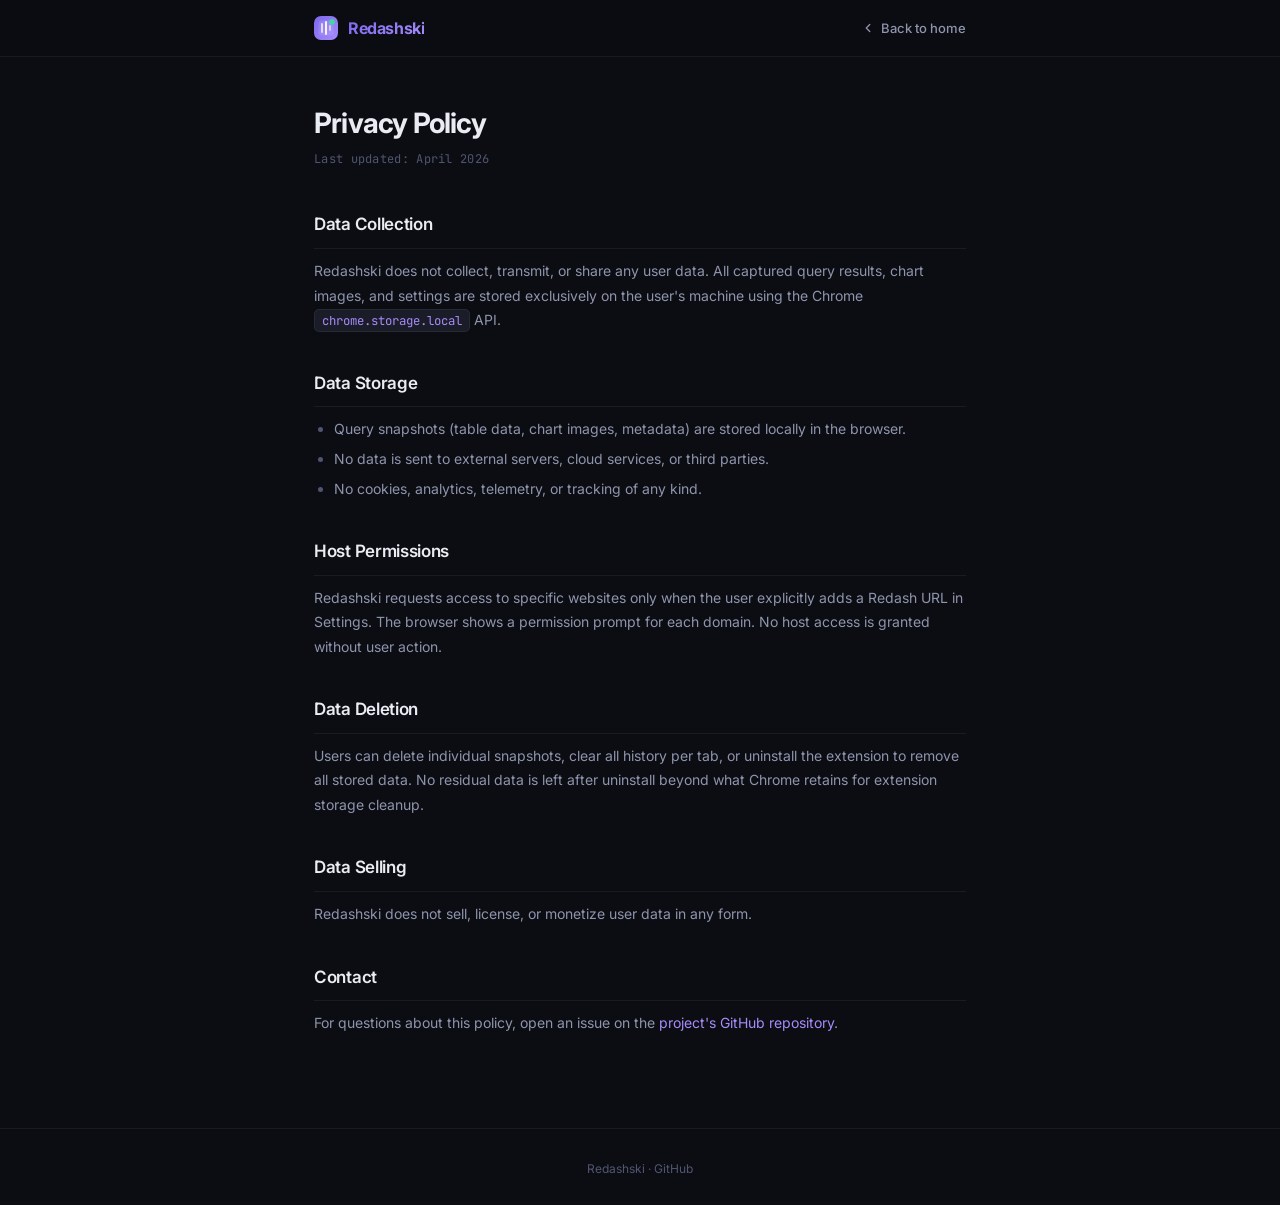
<file: privacy.html>
<!DOCTYPE html>
<html lang="en">
<head>
  <meta charset="UTF-8">
  <meta name="viewport" content="width=device-width, initial-scale=1.0">
  <title>Redashski Privacy Policy</title>
  <meta name="description" content="Redashski privacy policy. No data collection, no telemetry, no tracking. All data stays in your browser.">
  <meta property="og:title" content="Redashski — Privacy Policy">
  <meta property="og:description" content="No data collection, no telemetry, no tracking. All data stays in your browser.">
  <meta property="og:type" content="website">
  <meta property="og:url" content="https://zautner.github.io/redashski/privacy.html">
  <meta property="og:image" content="https://zautner.github.io/redashski/assets/og-image.png">
  <meta name="twitter:card" content="summary_large_image">
  <meta name="twitter:title" content="Redashski — Privacy Policy">
  <meta name="twitter:description" content="No data collection, no telemetry, no tracking. All data stays in your browser.">
  <meta name="twitter:image" content="https://zautner.github.io/redashski/assets/og-image.png">
  <link rel="preconnect" href="https://fonts.googleapis.com">
  <link rel="preconnect" href="https://fonts.gstatic.com" crossorigin>
  <link href="https://fonts.googleapis.com/css2?family=Inter:wght@400;500;600;700&family=JetBrains+Mono:wght@400;500&display=swap" rel="stylesheet">
  <style>
    *, *::before, *::after { margin: 0; padding: 0; box-sizing: border-box; }

    :root {
      --bg-base:       #0c0d12;
      --bg-surface:    #13151c;
      --bg-elevated:   #1a1d27;
      --text-primary:  #eaecf3;
      --text-secondary:#8e94ad;
      --text-muted:    #505672;
      --accent-from:   #7b68ee;
      --accent-to:     #a78bfa;
      --accent-subtle: rgba(123,104,238,0.12);
      --border-color:  rgba(255,255,255,0.06);
      --font:          'Inter', -apple-system, BlinkMacSystemFont, 'Segoe UI', system-ui, sans-serif;
      --font-mono:     'JetBrains Mono', 'SF Mono', 'Fira Code', monospace;
    }

    html { scroll-behavior: smooth; }

    body {
      font-family: var(--font);
      background: var(--bg-base);
      color: var(--text-primary);
      line-height: 1.75;
      -webkit-font-smoothing: antialiased;
    }

    a { color: var(--accent-to); text-decoration: none; transition: color 0.18s; }
    a:hover { color: #c4b5fd; }

    code {
      font-family: var(--font-mono);
      font-size: 0.88em;
      background: var(--bg-elevated);
      padding: 2px 7px;
      border-radius: 5px;
      border: 1px solid var(--border-color);
      color: var(--accent-to);
    }

    /* ── Header ────────────────────────────────────────────────── */
    .site-header {
      position: sticky;
      top: 0;
      z-index: 50;
      background: rgba(12,13,18,0.8);
      backdrop-filter: blur(16px);
      -webkit-backdrop-filter: blur(16px);
      border-bottom: 1px solid var(--border-color);
    }
    .site-header .container {
      max-width: 700px;
      margin: 0 auto;
      padding: 0 24px;
      display: flex;
      align-items: center;
      justify-content: space-between;
      height: 56px;
    }
    .site-logo {
      display: flex;
      align-items: center;
      gap: 10px;
      text-decoration: none;
    }
    .site-logo span {
      font-weight: 700;
      font-size: 16px;
      letter-spacing: -0.4px;
      background: linear-gradient(135deg, var(--accent-from), var(--accent-to));
      -webkit-background-clip: text;
      -webkit-text-fill-color: transparent;
      background-clip: text;
    }
    .back-link {
      font-size: 13px;
      font-weight: 500;
      color: var(--text-secondary);
      display: flex;
      align-items: center;
      gap: 6px;
    }
    .back-link:hover { color: var(--text-primary); }

    /* ── Content ────────────────────────────────────────────────── */
    .content {
      max-width: 700px;
      margin: 0 auto;
      padding: 48px 24px 80px;
    }

    .content h1 {
      font-size: 28px;
      font-weight: 700;
      letter-spacing: -0.8px;
      margin-bottom: 8px;
      line-height: 1.3;
    }

    .updated {
      color: var(--text-muted);
      font-size: 12px;
      font-family: var(--font-mono);
      margin-bottom: 40px;
      display: block;
      letter-spacing: 0.3px;
    }

    .content h2 {
      font-size: 17px;
      font-weight: 600;
      letter-spacing: -0.3px;
      margin-top: 36px;
      margin-bottom: 10px;
      padding-bottom: 8px;
      border-bottom: 1px solid var(--border-color);
      color: var(--text-primary);
    }

    .content p {
      font-size: 14px;
      color: var(--text-secondary);
      margin-bottom: 12px;
    }

    .content ul {
      padding-left: 20px;
      margin-bottom: 12px;
    }

    .content li {
      font-size: 14px;
      color: var(--text-secondary);
      margin-bottom: 6px;
      line-height: 1.7;
    }

    .content li::marker {
      color: var(--text-muted);
    }

    /* ── Footer ────────────────────────────────────────────────── */
    .site-footer {
      border-top: 1px solid var(--border-color);
      padding: 24px 0;
      text-align: center;
    }
    .site-footer .container {
      max-width: 700px;
      margin: 0 auto;
      padding: 0 24px;
    }
    .site-footer span {
      font-size: 12px;
      color: var(--text-muted);
    }
    .site-footer a {
      color: var(--text-muted);
      font-size: 12px;
    }
    .site-footer a:hover { color: var(--text-secondary); }
  </style>
</head>
<body>

<header class="site-header">
  <div class="container">
    <a href="index.html" class="site-logo">
      <svg width="24" height="24" viewBox="0 0 24 24" fill="none">
        <rect width="24" height="24" rx="7" fill="url(#plg)"/>
        <rect x="4.5" y="4.5" width="15" height="15" rx="3" fill="white" opacity="0.1"/>
        <rect x="7" y="7" width="2" height="10" rx="1" fill="white" opacity="0.7"/>
        <rect x="11" y="5" width="2" height="14" rx="1" fill="white" opacity="0.9"/>
        <rect x="15" y="9" width="2" height="6" rx="1" fill="white" opacity="0.55"/>
        <circle cx="18" cy="6" r="2.8" fill="#3ddba0"/>
        <defs><linearGradient id="plg" x1="0" y1="0" x2="24" y2="24" gradientUnits="userSpaceOnUse"><stop stop-color="#7b68ee"/><stop offset="1" stop-color="#a78bfa"/></linearGradient></defs>
      </svg>
      <span>Redashski</span>
    </a>
    <a href="index.html" class="back-link">
      <svg width="14" height="14" viewBox="0 0 16 16" fill="none"><path d="M10 4L6 8l4 4" stroke="currentColor" stroke-width="1.5" stroke-linecap="round" stroke-linejoin="round"/></svg>
      Back to home
    </a>
  </div>
</header>

<main class="content">
  <h1>Privacy Policy</h1>
  <span class="updated">Last updated: April 2026</span>

  <h2>Data Collection</h2>
  <p>Redashski does not collect, transmit, or share any user data. All captured query results, chart images, and settings are stored exclusively on the user's machine using the Chrome <code>chrome.storage.local</code> API.</p>

  <h2>Data Storage</h2>
  <ul>
    <li>Query snapshots (table data, chart images, metadata) are stored locally in the browser.</li>
    <li>No data is sent to external servers, cloud services, or third parties.</li>
    <li>No cookies, analytics, telemetry, or tracking of any kind.</li>
  </ul>

  <h2>Host Permissions</h2>
  <p>Redashski requests access to specific websites only when the user explicitly adds a Redash URL in Settings. The browser shows a permission prompt for each domain. No host access is granted without user action.</p>

  <h2>Data Deletion</h2>
  <p>Users can delete individual snapshots, clear all history per tab, or uninstall the extension to remove all stored data. No residual data is left after uninstall beyond what Chrome retains for extension storage cleanup.</p>

  <h2>Data Selling</h2>
  <p>Redashski does not sell, license, or monetize user data in any form.</p>

  <h2>Contact</h2>
  <p>For questions about this policy, open an issue on the <a href="https://github.com/zautner/redashski">project's GitHub repository</a>.</p>
</main>

<footer class="site-footer">
  <div class="container">
    <span>Redashski &middot; <a href="https://github.com/zautner/redashski">GitHub</a></span>
  </div>
</footer>

</body>
</html>
</file>
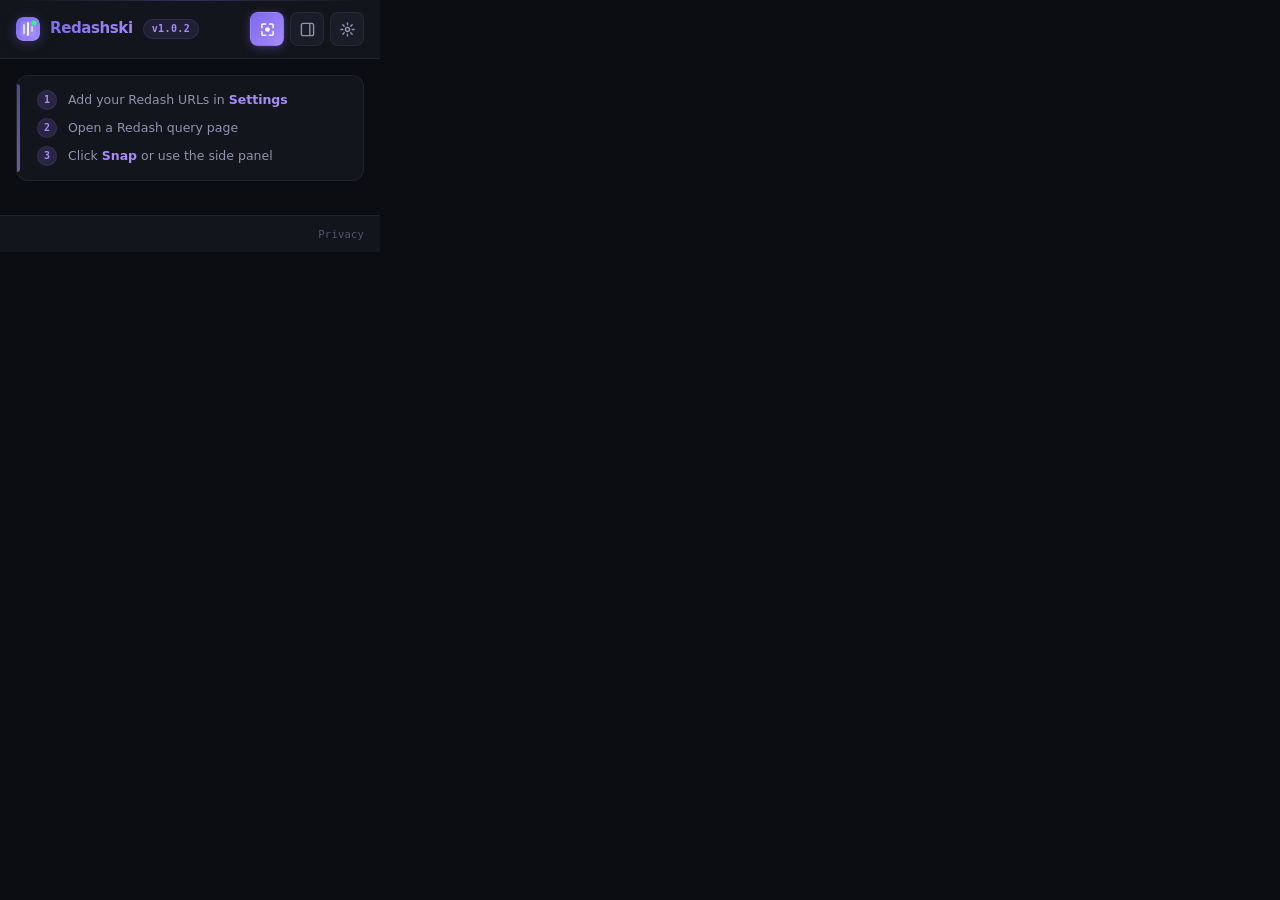
<file: ui/popup/popup.html>
<!DOCTYPE html>
<html lang="en">
<head>
  <meta charset="UTF-8">
  <meta name="viewport" content="width=device-width, initial-scale=1.0">
  <title data-i18n="popupTitle">Redashski</title>
  <link rel="stylesheet" href="popup.css">
</head>
<body>
  <div class="popup-container">
    <header class="popup-header">
      <div class="header-left">
        <svg class="logo-mark" width="24" height="24" viewBox="0 0 24 24" fill="none" xmlns="http://www.w3.org/2000/svg">
          <rect width="24" height="24" rx="7" fill="url(#logoGrad)"/>
          <rect x="4.5" y="4.5" width="15" height="15" rx="3" fill="white" opacity="0.1"/>
          <rect x="7" y="7" width="2" height="10" rx="1" fill="white" opacity="0.7"/>
          <rect x="11" y="5" width="2" height="14" rx="1" fill="white" opacity="0.9"/>
          <rect x="15" y="9" width="2" height="6" rx="1" fill="white" opacity="0.55"/>
          <circle cx="18" cy="6" r="2.8" fill="#3ddba0"/>
          <circle cx="18" cy="6" r="2.8" fill="url(#dotGlow)" opacity="0.5"/>
          <defs>
            <linearGradient id="logoGrad" x1="0" y1="0" x2="24" y2="24" gradientUnits="userSpaceOnUse">
              <stop stop-color="#7b68ee"/>
              <stop offset="1" stop-color="#a78bfa"/>
            </linearGradient>
            <radialGradient id="dotGlow" cx="50%" cy="50%" r="50%">
              <stop stop-color="#7dffcc"/>
              <stop offset="1" stop-color="#3ddba0" stop-opacity="0"/>
            </radialGradient>
          </defs>
        </svg>
        <h1 data-i18n="popupTitle">Redashski</h1>
        <span id="versionBadge" class="version-badge">v1.0.2</span>
      </div>
      <div class="header-actions">
        <button id="snapNow" class="icon-button snap-btn" title="Snap current results">
          <svg width="15" height="15" viewBox="0 0 16 16" fill="none" xmlns="http://www.w3.org/2000/svg">
            <path d="M6 2H3a1 1 0 00-1 1v3M10 2h3a1 1 0 011 1v3M6 14H3a1 1 0 01-1-1v-3M10 14h3a1 1 0 001-1v-3" stroke="currentColor" stroke-width="1.6" stroke-linecap="round"/>
            <circle cx="8" cy="8" r="2.5" fill="currentColor"/>
          </svg>
        </button>
        <button id="openSidePanel" class="icon-button" title="Open Side Panel">
          <svg width="15" height="15" viewBox="0 0 16 16" fill="none" xmlns="http://www.w3.org/2000/svg">
            <rect x="1.5" y="1.5" width="13" height="13" rx="2" stroke="currentColor" stroke-width="1.5"/>
            <line x1="10.5" y1="1.5" x2="10.5" y2="14.5" stroke="currentColor" stroke-width="1.5"/>
          </svg>
        </button>
        <button id="openSettings" class="icon-button" title="Settings">
          <svg width="15" height="15" viewBox="0 0 16 16" fill="none" xmlns="http://www.w3.org/2000/svg">
            <circle cx="8" cy="8" r="2.2" stroke="currentColor" stroke-width="1.5"/>
            <path d="M8 1v2M8 13v2M1 8h2M13 8h2M3.05 3.05l1.42 1.42M11.53 11.53l1.42 1.42M3.05 12.95l1.42-1.42M11.53 4.47l1.42-1.42" stroke="currentColor" stroke-width="1.5" stroke-linecap="round"/>
          </svg>
        </button>
      </div>
    </header>

    <main id="quickstartView" class="popup-main">
      <section class="popup-quickstart">
        <div class="quickstart-item">
          <span class="quickstart-num">1</span>
          <span>Add your Redash URLs in <strong>Settings</strong></span>
        </div>
        <div class="quickstart-item">
          <span class="quickstart-num">2</span>
          <span>Open a Redash query page</span>
        </div>
        <div class="quickstart-item">
          <span class="quickstart-num">3</span>
          <span>Click <strong>Snap</strong> or use the side panel</span>
        </div>
      </section>
    </main>

    <main id="settingsView" class="popup-main hidden">
      <section class="settings-section">
        <div class="form-group">
          <label for="permittedUrls" data-i18n="permittedUrls">Permitted Redash URLs</label>
          <p class="help-text" data-i18n="permittedUrlsHelp">One URL prefix per line (e.g., https://redash.example.com/)</p>
          <textarea id="permittedUrls" rows="4" placeholder="https://redash.example.com/"></textarea>
        </div>
        <div class="form-group">
          <label for="queueSize" data-i18n="queueSize">Queue Size Per Tab</label>
          <p class="help-text" data-i18n="queueSizeHelp">How many results to keep per open tab (1-100)</p>
          <input id="queueSize" type="number" min="1" max="100" step="1" value="10">
        </div>
        <div class="form-actions">
          <button id="saveSettings" class="primary-button" data-i18n="save">Save</button>
        </div>
      </section>
    </main>

    <footer class="popup-footer">
      <span id="statusText" class="status-text"></span>
      <div class="footer-links">
        <a id="privacyLink" class="footer-link" href="#" title="Privacy Policy">Privacy</a>
      </div>
    </footer>
  </div>

  <script src="popup.js" type="module"></script>
</body>
</html>
</file>
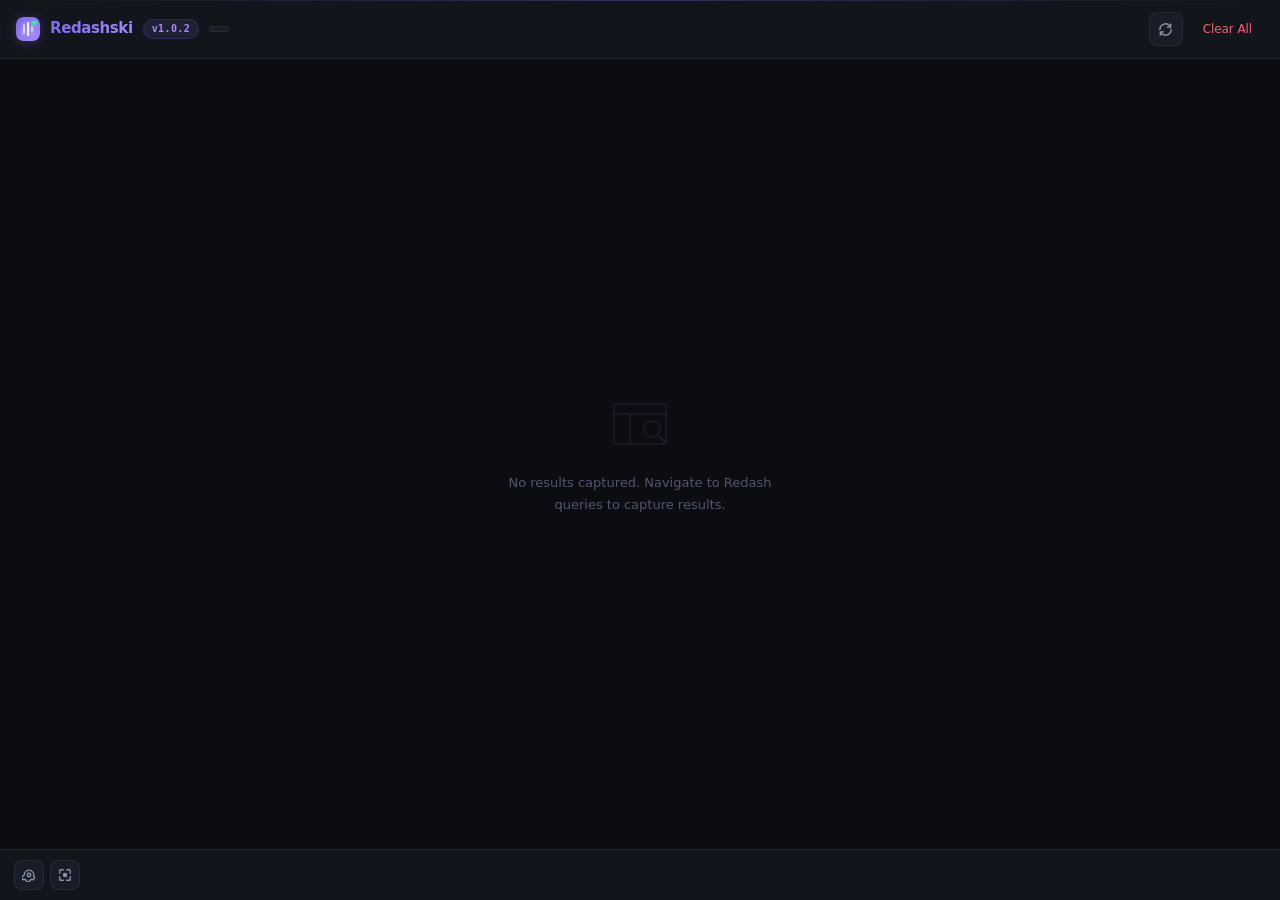
<file: ui/sidepanel/sidepanel.html>
<!DOCTYPE html>
<html lang="en">
<head>
  <meta charset="UTF-8">
  <meta name="viewport" content="width=device-width, initial-scale=1.0">
  <title data-i18n="sidePanelTitle">Redashski - Result History</title>
  <link rel="stylesheet" href="sidepanel.css">
</head>
<body>
  <div class="sidepanel-container">
    <header class="sidepanel-header">
      <div class="header-left">
        <svg class="logo-mark" width="24" height="24" viewBox="0 0 24 24" fill="none" xmlns="http://www.w3.org/2000/svg">
          <rect width="24" height="24" rx="7" fill="url(#spLogoGrad)"/>
          <rect x="4.5" y="4.5" width="15" height="15" rx="3" fill="white" opacity="0.1"/>
          <rect x="7" y="7" width="2" height="10" rx="1" fill="white" opacity="0.7"/>
          <rect x="11" y="5" width="2" height="14" rx="1" fill="white" opacity="0.9"/>
          <rect x="15" y="9" width="2" height="6" rx="1" fill="white" opacity="0.55"/>
          <circle cx="18" cy="6" r="2.8" fill="#3ddba0"/>
          <circle cx="18" cy="6" r="2.8" fill="url(#spDotGlow)" opacity="0.5"/>
          <defs>
            <linearGradient id="spLogoGrad" x1="0" y1="0" x2="24" y2="24" gradientUnits="userSpaceOnUse">
              <stop stop-color="#7b68ee"/>
              <stop offset="1" stop-color="#a78bfa"/>
            </linearGradient>
            <radialGradient id="spDotGlow" cx="50%" cy="50%" r="50%">
              <stop stop-color="#7dffcc"/>
              <stop offset="1" stop-color="#3ddba0" stop-opacity="0"/>
            </radialGradient>
          </defs>
        </svg>
        <h1 data-i18n="sidePanelTitle">Redashski</h1>
        <span id="versionBadge" class="version-badge">v1.0.2</span>
        <span id="itemCount" class="item-count"></span>
      </div>
      <div class="header-actions" id="headerActions">
        <button id="refreshBtn" class="icon-button" title="Refresh">
          <svg width="15" height="15" viewBox="0 0 16 16" fill="none" xmlns="http://www.w3.org/2000/svg">
            <path d="M2 8a6 6 0 0110.89-3.48M14 8a6 6 0 01-10.89 3.48" stroke="currentColor" stroke-width="1.5" stroke-linecap="round"/>
            <path d="M13.5 2v3.5H10M2.5 14v-3.5H6" stroke="currentColor" stroke-width="1.5" stroke-linecap="round" stroke-linejoin="round"/>
          </svg>
        </button>
        <button id="clearAllBtn" class="text-button danger" data-i18n="clearHistory">Clear All</button>
      </div>
    </header>

    <main id="resultsContainer" class="sidepanel-main">
      <div id="notPermittedState" class="empty-state" style="display:none;">
        <svg class="empty-state-icon" viewBox="0 0 64 64" fill="none" xmlns="http://www.w3.org/2000/svg">
          <circle cx="32" cy="32" r="26" stroke="currentColor" stroke-width="2"/>
          <path d="M20 32h24M32 20v24" stroke="currentColor" stroke-width="2" stroke-linecap="round" transform="rotate(45 32 32)"/>
        </svg>
        <p>This tab is not a permitted Redash URL. Add it in Settings to capture results here.</p>
      </div>
      <div id="emptyState" class="empty-state">
        <svg class="empty-state-icon" viewBox="0 0 64 64" fill="none" xmlns="http://www.w3.org/2000/svg">
          <rect x="6" y="12" width="52" height="40" rx="3" stroke="currentColor" stroke-width="2"/>
          <line x1="6" y1="22" x2="58" y2="22" stroke="currentColor" stroke-width="2"/>
          <line x1="22" y1="22" x2="22" y2="52" stroke="currentColor" stroke-width="2"/>
          <circle cx="44" cy="37" r="8" stroke="currentColor" stroke-width="2"/>
          <line x1="51" y1="44" x2="56" y2="49" stroke="currentColor" stroke-width="2" stroke-linecap="round"/>
        </svg>
        <p data-i18n="sidePanelEmpty">No results captured. Navigate to Redash queries to capture results.</p>
      </div>
      <div id="resultsList" class="results-list"></div>
    </main>

    <footer class="sidepanel-footer">
      <div class="footer-left">
        <button id="openSettingsBtn" class="icon-button small" title="Settings">
          <svg width="14" height="14" viewBox="0 0 16 16" fill="none" xmlns="http://www.w3.org/2000/svg">
            <path d="M8 10a2 2 0 100-4 2 2 0 000 4z" stroke="currentColor" stroke-width="1.5"/>
            <path d="M13.5 8a5.5 5.5 0 01-.3 1.8l1.4 1.1-1.5 2.6-1.9-.6a5.5 5.5 0 01-2.2 1.1l-.5 1.9h-3l-.5-1.9a5.5 5.5 0 01-2.2-1.1l-1.9.6-1.5-2.6 1.4-1.1A5.5 5.5 0 012.5 8 5.5 5.5 0 018 2.5a5.5 5.5 0 015.5 5.5z" stroke="currentColor" stroke-width="1.5"/>
          </svg>
        </button>
        <button id="snapBtn" class="icon-button small" title="Snap — capture current live results from this tab">
          <svg width="14" height="14" viewBox="0 0 16 16" fill="none" xmlns="http://www.w3.org/2000/svg">
            <path d="M6 2H3a1 1 0 00-1 1v3M10 2h3a1 1 0 011 1v3M6 14H3a1 1 0 01-1-1v-3M10 14h3a1 1 0 001-1v-3" stroke="currentColor" stroke-width="1.5" stroke-linecap="round"/>
            <circle cx="8" cy="8" r="2.5" fill="currentColor"/>
          </svg>
        </button>
      </div>
      <span id="lastUpdated" class="last-updated"></span>
    </footer>

    <div id="settingsOverlay" class="settings-overlay hidden">
      <div class="settings-panel">
        <div class="settings-header">
          <h2 data-i18n="settings">Settings</h2>
          <button id="closeSettingsBtn" class="icon-button">
            <svg width="14" height="14" viewBox="0 0 14 14" fill="none" xmlns="http://www.w3.org/2000/svg">
              <path d="M3 3l8 8M11 3l-8 8" stroke="currentColor" stroke-width="1.5"/>
            </svg>
          </button>
        </div>
        <div class="settings-body">
          <div class="form-group">
            <label for="permittedUrls" data-i18n="permittedUrls">Permitted Redash URLs</label>
            <p class="help-text" data-i18n="permittedUrlsHelp">One URL prefix per line</p>
            <textarea id="permittedUrls" rows="6" placeholder="https://redash.example.com/"></textarea>
          </div>
          <div class="form-group">
            <label for="queueSize" data-i18n="queueSize">Queue Size Per Tab</label>
            <p class="help-text" data-i18n="queueSizeHelp">How many results to keep per open tab (1-100)</p>
            <input id="queueSize" type="number" min="1" max="100" step="1" value="10">
          </div>
        </div>
        <div class="settings-footer">
          <button id="cancelSettingsBtn" class="secondary-button" data-i18n="cancel">Cancel</button>
          <button id="saveSettingsBtn" class="primary-button" data-i18n="save">Save</button>
        </div>
      </div>
    </div>
  </div>

  <script src="sidepanel.js" type="module"></script>
</body>
</html>
</file>
<file: ui/popup/popup.css>
/* ═══════════════════════════════════════════════════════════════════
   Redashski  —  Popup Stylesheet
   ═══════════════════════════════════════════════════════════════════ */

* {
  margin: 0;
  padding: 0;
  box-sizing: border-box;
}

:root {
  /* ── Surface palette ─────────────────────────────────────────── */
  --bg-base:        #0c0d12;
  --bg-surface:     #13151c;
  --bg-elevated:    #1a1d27;
  --bg-hover:       #212532;
  --bg-active:      #282d3d;

  /* ── Text ────────────────────────────────────────────────────── */
  --text-primary:   #eaecf3;
  --text-secondary: #8e94ad;
  --text-muted:     #505672;

  /* ── Brand ───────────────────────────────────────────────────── */
  --accent-from:    #7b68ee;
  --accent-to:      #a78bfa;
  --accent-mid:     #917cf8;
  --accent-color:   #7b68ee;
  --accent-hover:   #6d5cdf;
  --accent-subtle:  rgba(123, 104, 238, 0.12);
  --accent-glow:    rgba(123, 104, 238, 0.22);

  /* ── Semantic ────────────────────────────────────────────────── */
  --danger-color:   #f06272;
  --danger-hover:   #e04e5e;
  --danger-glow:    rgba(240, 98, 114, 0.12);
  --success-color:  #3ddba0;
  --success-glow:   rgba(61, 219, 160, 0.12);

  /* ── Borders ─────────────────────────────────────────────────── */
  --border-color:   rgba(255, 255, 255, 0.06);
  --border-subtle:  rgba(255, 255, 255, 0.04);
  --border-accent:  rgba(123, 104, 238, 0.35);

  /* ── Shadows ─────────────────────────────────────────────────── */
  --shadow-xs:   0 1px 2px rgba(0, 0, 0, 0.4);
  --shadow-sm:   0 2px 6px rgba(0, 0, 0, 0.35);
  --shadow-md:   0 4px 16px rgba(0, 0, 0, 0.45);
  --shadow-glow: 0 0 20px var(--accent-glow);
  --shadow-btn:  0 2px 10px rgba(123, 104, 238, 0.35),
                 0 0 0 1px rgba(123, 104, 238, 0.1);

  /* ── Radii ───────────────────────────────────────────────────── */
  --radius-xs:  4px;
  --radius-sm:  8px;
  --radius-md:  12px;
  --radius-lg:  16px;

  /* ── Fonts ───────────────────────────────────────────────────── */
  --font-family: 'Inter', -apple-system, BlinkMacSystemFont, 'Segoe UI', system-ui, sans-serif;
  --font-mono:   'JetBrains Mono', 'SF Mono', 'Fira Code', 'Cascadia Code', 'Menlo', monospace;
}

body {
  width: 380px;
  min-height: 220px;
  max-height: 520px;
  font-family: var(--font-family);
  font-size: 13px;
  line-height: 1.55;
  color: var(--text-primary);
  background: var(--bg-base);
  overflow: hidden;
  -webkit-font-smoothing: antialiased;
  -moz-osx-font-smoothing: grayscale;
}

.popup-container {
  display: flex;
  flex-direction: column;
  height: 100%;
  max-height: 520px;
}

/* ─── HEADER ────────────────────────────────────────────────────── */
.popup-header {
  display: flex;
  align-items: center;
  justify-content: space-between;
  padding: 12px 16px;
  background: var(--bg-surface);
  border-bottom: 1px solid var(--border-color);
  flex-shrink: 0;
  position: relative;
}

/* subtle top-edge glow */
.popup-header::before {
  content: '';
  position: absolute;
  top: 0;
  left: 16px;
  right: 16px;
  height: 1px;
  background: linear-gradient(90deg,
    transparent,
    rgba(123, 104, 238, 0.3),
    transparent);
}

.header-left {
  display: flex;
  align-items: center;
  gap: 10px;
}

.logo-mark {
  flex-shrink: 0;
  border-radius: 7px;
  filter: drop-shadow(0 2px 6px rgba(123, 104, 238, 0.3));
}

.popup-header h1 {
  font-size: 15px;
  font-weight: 700;
  letter-spacing: -0.4px;
  background: linear-gradient(135deg, var(--accent-from), var(--accent-to));
  -webkit-background-clip: text;
  -webkit-text-fill-color: transparent;
  background-clip: text;
}

.version-badge {
  display: inline-flex;
  align-items: center;
  padding: 2px 8px;
  background: var(--accent-subtle);
  color: var(--accent-to);
  font-size: 10px;
  font-weight: 600;
  font-family: var(--font-mono);
  border-radius: 20px;
  border: 1px solid rgba(123, 104, 238, 0.18);
  letter-spacing: 0.4px;
  line-height: 1.4;
}

.header-actions {
  display: flex;
  gap: 6px;
}

/* ─── ICON BUTTONS ──────────────────────────────────────────────── */
.icon-button {
  display: flex;
  align-items: center;
  justify-content: center;
  width: 34px;
  height: 34px;
  border: 1px solid var(--border-color);
  border-radius: var(--radius-sm);
  background: var(--bg-elevated);
  color: var(--text-secondary);
  cursor: pointer;
  transition: all 0.2s cubic-bezier(0.4, 0, 0.2, 1);
  flex-shrink: 0;
  position: relative;
}

.icon-button:hover {
  border-color: var(--border-accent);
  color: var(--accent-to);
  background: var(--accent-subtle);
  box-shadow: var(--shadow-glow);
  transform: translateY(-1px);
}

.icon-button:active {
  transform: translateY(0) scale(0.95);
  background: var(--bg-active);
  box-shadow: none;
}

.icon-button.active {
  border-color: var(--border-accent);
  color: var(--accent-to);
  background: rgba(123, 104, 238, 0.14);
}

.icon-button.snap-btn {
  background: linear-gradient(135deg, var(--accent-from), var(--accent-to));
  border-color: transparent;
  color: #fff;
  box-shadow: var(--shadow-btn);
}

.icon-button.snap-btn:hover {
  filter: brightness(1.15);
  box-shadow: 0 4px 18px rgba(123, 104, 238, 0.5),
              0 0 0 1px rgba(123, 104, 238, 0.15);
  transform: translateY(-1px);
}

.icon-button.snap-btn:active {
  transform: translateY(0) scale(0.94);
  filter: brightness(0.95);
}

.icon-button.snap-btn:disabled {
  background: var(--bg-elevated);
  border-color: var(--border-color);
  color: var(--text-muted);
  cursor: not-allowed;
  box-shadow: none;
  filter: none;
  transform: none;
}

/* ─── UTILITY ───────────────────────────────────────────────────── */
.hidden {
  display: none !important;
}

/* ─── MAIN / SCROLL AREA ────────────────────────────────────────── */
.popup-main {
  flex: 1;
  overflow-y: auto;
  padding: 16px;
}

/* ─── QUICKSTART ────────────────────────────────────────────────── */
.popup-quickstart {
  display: flex;
  flex-direction: column;
  gap: 8px;
  margin-bottom: 18px;
  padding: 14px 14px;
  background: var(--bg-surface);
  border: 1px solid var(--border-color);
  border-radius: var(--radius-md);
  position: relative;
  overflow: hidden;
}

/* decorative side stripe */
.popup-quickstart::before {
  content: '';
  position: absolute;
  left: 0;
  top: 8px;
  bottom: 8px;
  width: 3px;
  border-radius: 0 3px 3px 0;
  background: linear-gradient(180deg, var(--accent-from), var(--accent-to));
  opacity: 0.6;
}

.quickstart-item {
  display: flex;
  align-items: center;
  gap: 11px;
  font-size: 12.5px;
  color: var(--text-secondary);
  line-height: 1.45;
  padding-left: 6px;
}

.quickstart-item strong {
  color: var(--accent-to);
  font-weight: 600;
}

.quickstart-num {
  display: flex;
  align-items: center;
  justify-content: center;
  width: 20px;
  height: 20px;
  border-radius: 50%;
  background: linear-gradient(135deg, rgba(123, 104, 238, 0.2), rgba(167, 139, 250, 0.15));
  color: var(--accent-to);
  font-size: 10px;
  font-weight: 700;
  flex-shrink: 0;
  font-family: var(--font-mono);
  border: 1px solid rgba(123, 104, 238, 0.15);
}

/* ─── SETTINGS SECTION ──────────────────────────────────────────── */
.settings-section {
  display: flex;
  flex-direction: column;
  gap: 18px;
}

.settings-section h2 {
  font-size: 11px;
  font-weight: 700;
  text-transform: uppercase;
  letter-spacing: 1px;
  color: var(--text-muted);
  padding-bottom: 2px;
}

.form-group {
  display: flex;
  flex-direction: column;
  gap: 6px;
}

.form-group label {
  font-size: 12.5px;
  font-weight: 600;
  color: var(--text-primary);
  letter-spacing: -0.15px;
}

.help-text {
  font-size: 11px;
  color: var(--text-muted);
  line-height: 1.5;
}

textarea,
input[type="number"] {
  width: 100%;
  padding: 10px 12px;
  border: 1px solid var(--border-color);
  border-radius: var(--radius-sm);
  font-family: var(--font-mono);
  font-size: 12px;
  line-height: 1.55;
  background: var(--bg-elevated);
  color: var(--text-primary);
  transition: border-color 0.2s ease, box-shadow 0.2s ease, background 0.2s ease;
}

textarea {
  resize: vertical;
}

textarea:hover,
input[type="number"]:hover {
  border-color: rgba(255, 255, 255, 0.1);
  background: var(--bg-hover);
}

textarea:focus,
input[type="number"]:focus {
  outline: none;
  border-color: var(--border-accent);
  box-shadow: 0 0 0 3px var(--accent-glow);
  background: var(--bg-elevated);
}

textarea::placeholder,
input[type="number"]::placeholder {
  color: var(--text-muted);
  opacity: 0.7;
}

.form-actions {
  display: flex;
  justify-content: stretch;
  margin-top: 6px;
}

.primary-button {
  width: 100%;
  padding: 10px 20px;
  border-radius: var(--radius-sm);
  font-size: 13px;
  font-weight: 600;
  font-family: var(--font-family);
  cursor: pointer;
  transition: all 0.2s cubic-bezier(0.4, 0, 0.2, 1);
  background: linear-gradient(135deg, var(--accent-from), var(--accent-to));
  color: #fff;
  border: none;
  box-shadow: var(--shadow-btn);
  letter-spacing: -0.1px;
  position: relative;
  overflow: hidden;
}

.primary-button::before {
  content: '';
  position: absolute;
  inset: 0;
  background: linear-gradient(135deg,
    rgba(255, 255, 255, 0.12),
    transparent 60%);
  opacity: 0;
  transition: opacity 0.2s ease;
}

.primary-button:hover {
  transform: translateY(-1px);
  box-shadow: 0 6px 20px rgba(123, 104, 238, 0.45),
              0 0 0 1px rgba(123, 104, 238, 0.1);
}

.primary-button:hover::before {
  opacity: 1;
}

.primary-button:active {
  transform: translateY(0) scale(0.98);
  box-shadow: var(--shadow-btn);
}

.secondary-button {
  padding: 10px 20px;
  border-radius: var(--radius-sm);
  font-size: 13px;
  font-weight: 500;
  font-family: var(--font-family);
  cursor: pointer;
  transition: all 0.2s ease;
  background: var(--bg-elevated);
  color: var(--text-secondary);
  border: 1px solid var(--border-color);
  letter-spacing: -0.1px;
}

.secondary-button:hover {
  background: var(--bg-hover);
  color: var(--text-primary);
  border-color: rgba(255, 255, 255, 0.1);
  transform: translateY(-1px);
}

.secondary-button:active {
  transform: translateY(0);
}

/* ─── FOOTER ────────────────────────────────────────────────────── */
.popup-footer {
  padding: 10px 16px;
  border-top: 1px solid var(--border-color);
  background: var(--bg-surface);
  min-height: 36px;
  display: flex;
  align-items: center;
  justify-content: space-between;
  flex-shrink: 0;
}

.footer-links {
  display: flex;
  gap: 12px;
}

.footer-link {
  font-size: 10.5px;
  color: var(--text-muted);
  text-decoration: none;
  font-family: var(--font-mono);
  transition: color 0.18s ease;
  cursor: pointer;
  letter-spacing: 0.2px;
}

.footer-link:hover {
  color: var(--accent-to);
}

.status-text {
  font-size: 11px;
  color: var(--text-muted);
  font-family: var(--font-mono);
  letter-spacing: 0.2px;
}

.status-text.success {
  color: var(--success-color);
}

.status-text.error {
  color: var(--danger-color);
}

/* ─── SCROLLBAR ─────────────────────────────────────────────────── */
::-webkit-scrollbar {
  width: 5px;
}

::-webkit-scrollbar-track {
  background: transparent;
}

::-webkit-scrollbar-thumb {
  background: rgba(255, 255, 255, 0.08);
  border-radius: 10px;
}

::-webkit-scrollbar-thumb:hover {
  background: rgba(255, 255, 255, 0.16);
}
</file>
<file: ui/sidepanel/sidepanel.css>
/* ═══════════════════════════════════════════════════════════════════
   Redashski  —  Side Panel Stylesheet
   ═══════════════════════════════════════════════════════════════════ */

* {
  margin: 0;
  padding: 0;
  box-sizing: border-box;
}

:root {
  /* ── Surface palette ─────────────────────────────────────────── */
  --bg-base:        #0c0d12;
  --bg-surface:     #13151c;
  --bg-elevated:    #1a1d27;
  --bg-hover:       #212532;
  --bg-active:      #282d3d;

  /* ── Text ────────────────────────────────────────────────────── */
  --text-primary:   #eaecf3;
  --text-secondary: #8e94ad;
  --text-muted:     #505672;

  /* ── Brand ───────────────────────────────────────────────────── */
  --accent-from:    #7b68ee;
  --accent-to:      #a78bfa;
  --accent-mid:     #917cf8;
  --accent-color:   #7b68ee;
  --accent-hover:   #6d5cdf;
  --accent-subtle:  rgba(123, 104, 238, 0.12);
  --accent-glow:    rgba(123, 104, 238, 0.22);

  /* ── Semantic ────────────────────────────────────────────────── */
  --danger-color:   #f06272;
  --danger-hover:   #e04e5e;
  --danger-glow:    rgba(240, 98, 114, 0.12);
  --success-color:  #3ddba0;
  --success-glow:   rgba(61, 219, 160, 0.12);

  /* ── Borders ─────────────────────────────────────────────────── */
  --border-color:   rgba(255, 255, 255, 0.06);
  --border-subtle:  rgba(255, 255, 255, 0.04);
  --border-accent:  rgba(123, 104, 238, 0.35);

  /* ── Shadows ─────────────────────────────────────────────────── */
  --shadow-xs:   0 1px 2px rgba(0, 0, 0, 0.4);
  --shadow-sm:   0 2px 6px rgba(0, 0, 0, 0.35);
  --shadow-md:   0 4px 16px rgba(0, 0, 0, 0.45);
  --shadow-lg:   0 8px 32px rgba(0, 0, 0, 0.55);
  --shadow-glow: 0 0 20px var(--accent-glow);
  --shadow-btn:  0 2px 10px rgba(123, 104, 238, 0.35),
                 0 0 0 1px rgba(123, 104, 238, 0.1);

  /* ── Radii ───────────────────────────────────────────────────── */
  --radius-xs:  4px;
  --radius-sm:  8px;
  --radius-md:  12px;
  --radius-lg:  16px;

  /* ── Fonts ───────────────────────────────────────────────────── */
  --font-family: 'Inter', -apple-system, BlinkMacSystemFont, 'Segoe UI', system-ui, sans-serif;
  --font-mono:   'JetBrains Mono', 'SF Mono', 'Fira Code', 'Cascadia Code', 'Menlo', monospace;
}

html, body {
  height: 100%;
  width: 100%;
}

body {
  font-family: var(--font-family);
  font-size: 13px;
  line-height: 1.55;
  color: var(--text-primary);
  background: var(--bg-base);
  overflow: hidden;
  -webkit-font-smoothing: antialiased;
  -moz-osx-font-smoothing: grayscale;
}

/* ─── CONTAINER ─────────────────────────────────────────────────── */
.sidepanel-container {
  display: flex;
  flex-direction: column;
  height: 100%;
}

/* ─── HEADER ────────────────────────────────────────────────────── */
.sidepanel-header {
  display: flex;
  align-items: center;
  justify-content: space-between;
  padding: 12px 16px;
  background: var(--bg-surface);
  border-bottom: 1px solid var(--border-color);
  flex-shrink: 0;
  position: relative;
}

/* subtle top-edge glow */
.sidepanel-header::before {
  content: '';
  position: absolute;
  top: 0;
  left: 16px;
  right: 16px;
  height: 1px;
  background: linear-gradient(90deg,
    transparent,
    rgba(123, 104, 238, 0.3),
    transparent);
}

.header-left {
  display: flex;
  align-items: center;
  gap: 10px;
}

.logo-mark {
  flex-shrink: 0;
  border-radius: 7px;
  filter: drop-shadow(0 2px 6px rgba(123, 104, 238, 0.3));
}

.sidepanel-header h1 {
  font-size: 15px;
  font-weight: 700;
  letter-spacing: -0.4px;
  background: linear-gradient(135deg, var(--accent-from), var(--accent-to));
  -webkit-background-clip: text;
  -webkit-text-fill-color: transparent;
  background-clip: text;
}

.version-badge {
  display: inline-flex;
  align-items: center;
  padding: 2px 8px;
  background: var(--accent-subtle);
  color: var(--accent-to);
  font-size: 10px;
  font-weight: 600;
  font-family: var(--font-mono);
  border-radius: 20px;
  border: 1px solid rgba(123, 104, 238, 0.18);
  letter-spacing: 0.4px;
  line-height: 1.4;
}

.item-count {
  font-size: 10px;
  font-weight: 600;
  color: var(--text-muted);
  background: var(--bg-elevated);
  padding: 2px 9px;
  border-radius: 20px;
  border: 1px solid var(--border-color);
  font-family: var(--font-mono);
  letter-spacing: 0.3px;
}

.header-actions {
  display: flex;
  align-items: center;
  gap: 8px;
}

/* ─── ICON BUTTONS ──────────────────────────────────────────────── */
.icon-button {
  display: flex;
  align-items: center;
  justify-content: center;
  width: 34px;
  height: 34px;
  border: 1px solid var(--border-color);
  border-radius: var(--radius-sm);
  background: var(--bg-elevated);
  color: var(--text-secondary);
  cursor: pointer;
  transition: all 0.2s cubic-bezier(0.4, 0, 0.2, 1);
  flex-shrink: 0;
  position: relative;
}

.icon-button:hover {
  border-color: var(--border-accent);
  color: var(--accent-to);
  background: var(--accent-subtle);
  box-shadow: var(--shadow-glow);
  transform: translateY(-1px);
}

.icon-button:active {
  transform: translateY(0) scale(0.95);
  background: var(--bg-active);
  box-shadow: none;
}

.icon-button.small {
  width: 30px;
  height: 30px;
}

/* ─── TEXT BUTTONS ──────────────────────────────────────────────── */
.text-button {
  background: none;
  border: none;
  font-size: 12px;
  font-weight: 500;
  font-family: var(--font-family);
  cursor: pointer;
  padding: 6px 12px;
  border-radius: var(--radius-sm);
  transition: all 0.18s ease;
  letter-spacing: -0.1px;
}

.text-button.danger {
  color: var(--danger-color);
}

.text-button.danger:hover {
  background: var(--danger-glow);
  color: #ff7d8a;
}

.text-button.danger:active {
  background: rgba(240, 98, 114, 0.18);
}

/* ─── MAIN SCROLL AREA ──────────────────────────────────────────── */
.sidepanel-main {
  flex: 1;
  overflow-y: auto;
  padding: 14px;
}

/* ─── RESULTS LIST ──────────────────────────────────────────────── */
.results-list {
  display: flex;
  flex-direction: column;
  gap: 10px;
}

/* ─── RESULT ITEMS ──────────────────────────────────────────────── */
.result-item {
  border: 1px solid var(--border-color);
  border-radius: var(--radius-md);
  background: var(--bg-surface);
  overflow: hidden;
  transition: border-color 0.2s ease,
              box-shadow 0.2s ease,
              transform 0.15s cubic-bezier(0.4, 0, 0.2, 1);
}

.result-item:hover {
  border-color: rgba(123, 104, 238, 0.2);
  box-shadow: 0 4px 20px rgba(0, 0, 0, 0.35);
  transform: translateY(-1px);
}

.result-item.expanded {
  border-color: rgba(123, 104, 238, 0.2);
  box-shadow: 0 4px 24px rgba(0, 0, 0, 0.3),
              0 0 0 1px rgba(123, 104, 238, 0.08);
}

.result-item-header {
  display: flex;
  align-items: flex-start;
  justify-content: space-between;
  padding: 12px 14px;
  background: var(--bg-elevated);
  border-bottom: 1px solid var(--border-subtle);
  cursor: pointer;
  transition: background 0.18s ease;
}

.result-item-header:hover {
  background: var(--bg-hover);
}

.result-item.expanded .result-item-header {
  border-bottom-color: rgba(123, 104, 238, 0.15);
  background: var(--bg-elevated);
}

.result-item-info {
  flex: 1;
  min-width: 0;
}

.result-item-title {
  font-size: 13px;
  font-weight: 600;
  color: var(--text-primary);
  margin-bottom: 5px;
  overflow: hidden;
  text-overflow: ellipsis;
  white-space: nowrap;
  letter-spacing: -0.2px;
}

.result-item-meta {
  font-size: 10.5px;
  color: var(--text-muted);
  display: flex;
  gap: 14px;
  flex-wrap: wrap;
  font-family: var(--font-mono);
  letter-spacing: 0.2px;
}

.result-item-actions {
  display: flex;
  gap: 2px;
  margin-left: 10px;
}

.result-item-actions button {
  width: 28px;
  height: 28px;
  border: none;
  border-radius: var(--radius-sm);
  background: transparent;
  color: var(--text-muted);
  cursor: pointer;
  display: flex;
  align-items: center;
  justify-content: center;
  transition: all 0.18s ease;
}

.result-item-actions button:hover {
  background: var(--bg-active);
  color: var(--text-primary);
}

.result-item-actions button.delete:hover {
  background: var(--danger-glow);
  color: var(--danger-color);
}

/* ─── EXPANDED CONTENT ──────────────────────────────────────────── */
.result-item-content {
  display: none;
  padding: 14px;
  background: var(--bg-base);
  border-top: 1px solid var(--border-subtle);
}

.result-content-tabs {
  display: inline-flex;
  gap: 4px;
  margin-bottom: 12px;
  padding: 3px;
  border: 1px solid var(--border-color);
  border-radius: 999px;
  background: var(--bg-elevated);
}

.result-tab-btn {
  border: none;
  background: transparent;
  color: var(--text-muted);
  border-radius: 999px;
  padding: 5px 14px;
  font-size: 11px;
  font-weight: 600;
  font-family: var(--font-family);
  cursor: pointer;
  transition: all 0.18s cubic-bezier(0.4, 0, 0.2, 1);
  letter-spacing: -0.1px;
}

.result-tab-btn:hover {
  color: var(--text-secondary);
  background: rgba(255, 255, 255, 0.03);
}

.result-tab-btn.active {
  color: var(--text-primary);
  background: linear-gradient(135deg,
    rgba(123, 104, 238, 0.2),
    rgba(167, 139, 250, 0.14));
  box-shadow: inset 0 0 0 1px rgba(123, 104, 238, 0.2),
              0 1px 4px rgba(0, 0, 0, 0.2);
}

.result-tab-pane {
  display: none;
}

.result-tab-pane.active {
  display: block;
}

.result-empty-view {
  border: 1px dashed rgba(255, 255, 255, 0.08);
  border-radius: var(--radius-sm);
  padding: 16px;
  color: var(--text-muted);
  font-size: 12px;
  text-align: center;
  line-height: 1.6;
}

.result-item.expanded .result-item-content {
  display: block;
  animation: slideDown 0.22s cubic-bezier(0.4, 0, 0.2, 1);
}

@keyframes slideDown {
  from { opacity: 0; transform: translateY(-6px); }
  to   { opacity: 1; transform: translateY(0); }
}

/* ─── CHEVRON ───────────────────────────────────────────────────── */
.chevron-icon {
  transition: transform 0.22s cubic-bezier(0.4, 0, 0.2, 1);
}

.result-item.expanded .chevron-icon {
  transform: rotate(180deg);
}

/* ─── CHART IMAGES ──────────────────────────────────────────────── */
.result-charts {
  display: flex;
  flex-direction: column;
  gap: 12px;
  margin-bottom: 12px;
}

.result-chart-card {
  display: flex;
  flex-direction: column;
  gap: 8px;
}

.result-chart-title {
  font-size: 11px;
  font-weight: 600;
  color: var(--text-secondary);
  letter-spacing: -0.1px;
}

.result-chart-img {
  width: 100%;
  height: auto;
  border-radius: var(--radius-sm);
  border: 1px solid var(--border-color);
  background: var(--bg-elevated);
  display: block;
  transition: border-color 0.18s ease;
}

.result-chart-img:hover {
  border-color: rgba(123, 104, 238, 0.2);
}

/* ─── RESULT TOOLBAR ────────────────────────────────────────────── */
.result-item-toolbar {
  display: flex;
  gap: 6px;
  margin-bottom: 12px;
}

.toolbar-btn {
  display: inline-flex;
  align-items: center;
  gap: 5px;
  padding: 6px 12px;
  border-radius: var(--radius-sm);
  border: 1px solid var(--border-color);
  background: var(--bg-elevated);
  color: var(--text-secondary);
  font-family: var(--font-family);
  font-size: 11.5px;
  font-weight: 500;
  cursor: pointer;
  transition: all 0.18s ease;
  white-space: nowrap;
  letter-spacing: -0.1px;
}

.toolbar-btn:hover {
  border-color: var(--border-accent);
  color: var(--accent-to);
  background: var(--accent-subtle);
  transform: translateY(-1px);
  box-shadow: var(--shadow-sm);
}

.toolbar-btn:active {
  transform: translateY(0) scale(0.97);
}

.toolbar-btn:disabled {
  opacity: 0.4;
  cursor: not-allowed;
  pointer-events: none;
}

.snap-btn:hover,
#snapBtn:hover {
  border-color: rgba(61, 219, 160, 0.35) !important;
  color: var(--success-color) !important;
  background: var(--success-glow) !important;
  box-shadow: 0 0 14px rgba(61, 219, 160, 0.12) !important;
}

/* ─── TABLE ─────────────────────────────────────────────────────── */
.result-table-wrapper {
  max-height: 400px;
  overflow: auto;
  border: 1px solid var(--border-color);
  border-radius: var(--radius-sm);
  box-shadow: var(--shadow-xs);
}

.result-table {
  width: 100%;
  border-collapse: collapse;
  font-size: 11.5px;
  font-family: var(--font-mono);
}

.result-table th,
.result-table td {
  padding: 7px 12px;
  text-align: left;
  white-space: nowrap;
  border-bottom: 1px solid var(--border-subtle);
  border-right: 1px solid var(--border-subtle);
}

.result-table th:last-child,
.result-table td:last-child {
  border-right: none;
}

.result-table th {
  background: var(--bg-elevated);
  font-weight: 600;
  color: var(--text-secondary);
  position: sticky;
  top: 0;
  z-index: 1;
  font-size: 10px;
  text-transform: uppercase;
  letter-spacing: 0.6px;
  border-bottom-color: var(--border-color);
}

/* frosted header edge */
.result-table th::after {
  content: '';
  position: absolute;
  left: 0;
  right: 0;
  bottom: -1px;
  height: 1px;
  background: linear-gradient(90deg,
    transparent,
    rgba(123, 104, 238, 0.15),
    transparent);
}

.result-table td {
  max-width: 200px;
  overflow: hidden;
  text-overflow: ellipsis;
  color: var(--text-primary);
  background: var(--bg-base);
}

.result-table tr:nth-child(even) td {
  background: rgba(19, 21, 28, 0.7);
}

.result-table tr:hover td {
  background: var(--bg-hover);
}

/* ─── EMPTY STATE ───────────────────────────────────────────────── */
.empty-state {
  display: flex;
  flex-direction: column;
  align-items: center;
  justify-content: center;
  padding: 64px 32px;
  text-align: center;
  color: var(--text-muted);
  height: 100%;
  gap: 16px;
}

.empty-state-icon {
  width: 64px;
  height: 64px;
  opacity: 0.18;
}

.empty-state p {
  font-size: 13px;
  max-width: 280px;
  line-height: 1.7;
  color: var(--text-muted);
}

/* ─── FOOTER ────────────────────────────────────────────────────── */
.sidepanel-footer {
  display: flex;
  align-items: center;
  justify-content: space-between;
  padding: 10px 14px;
  border-top: 1px solid var(--border-color);
  background: var(--bg-surface);
  flex-shrink: 0;
}

.footer-left {
  display: flex;
  align-items: center;
  gap: 6px;
}

.last-updated {
  font-size: 10px;
  color: var(--text-muted);
  font-family: var(--font-mono);
  letter-spacing: 0.2px;
}

/* ─── SETTINGS OVERLAY ──────────────────────────────────────────── */
.settings-overlay {
  position: fixed;
  inset: 0;
  background: rgba(0, 0, 0, 0.6);
  backdrop-filter: blur(8px);
  -webkit-backdrop-filter: blur(8px);
  display: flex;
  align-items: center;
  justify-content: center;
  z-index: 100;
}

.settings-overlay.hidden {
  display: none;
}

.settings-panel {
  width: 90%;
  max-width: 400px;
  background: var(--bg-surface);
  border-radius: var(--radius-lg);
  border: 1px solid rgba(255, 255, 255, 0.08);
  box-shadow: var(--shadow-lg), 0 0 80px rgba(0, 0, 0, 0.5);
  overflow: hidden;
  animation: panelIn 0.28s cubic-bezier(0.34, 1.56, 0.64, 1);
}

@keyframes panelIn {
  from { opacity: 0; transform: scale(0.92) translateY(12px); }
  to   { opacity: 1; transform: scale(1) translateY(0); }
}

.settings-header {
  display: flex;
  align-items: center;
  justify-content: space-between;
  padding: 16px 20px;
  border-bottom: 1px solid var(--border-color);
  background: var(--bg-elevated);
}

.settings-header h2 {
  font-size: 14px;
  font-weight: 700;
  color: var(--text-primary);
  letter-spacing: -0.3px;
}

.settings-body {
  padding: 20px;
  display: flex;
  flex-direction: column;
  gap: 18px;
}

.form-group {
  display: flex;
  flex-direction: column;
  gap: 6px;
}

.form-group label {
  font-size: 12.5px;
  font-weight: 600;
  color: var(--text-primary);
  letter-spacing: -0.15px;
}

.help-text {
  font-size: 11px;
  color: var(--text-muted);
  line-height: 1.5;
}

textarea,
input[type="number"] {
  width: 100%;
  padding: 10px 12px;
  border: 1px solid var(--border-color);
  border-radius: var(--radius-sm);
  font-family: var(--font-mono);
  font-size: 12px;
  line-height: 1.55;
  background: var(--bg-base);
  color: var(--text-primary);
  transition: border-color 0.2s ease, box-shadow 0.2s ease, background 0.2s ease;
}

textarea {
  resize: vertical;
}

textarea:hover,
input[type="number"]:hover {
  border-color: rgba(255, 255, 255, 0.1);
  background: rgba(12, 13, 18, 0.8);
}

textarea:focus,
input[type="number"]:focus {
  outline: none;
  border-color: var(--border-accent);
  box-shadow: 0 0 0 3px var(--accent-glow);
  background: var(--bg-base);
}

textarea::placeholder,
input[type="number"]::placeholder {
  color: var(--text-muted);
  opacity: 0.7;
}

.settings-footer {
  display: flex;
  justify-content: flex-end;
  gap: 10px;
  padding: 14px 20px;
  border-top: 1px solid var(--border-color);
  background: var(--bg-elevated);
}

.primary-button {
  padding: 10px 22px;
  border-radius: var(--radius-sm);
  font-size: 13px;
  font-weight: 600;
  font-family: var(--font-family);
  cursor: pointer;
  transition: all 0.2s cubic-bezier(0.4, 0, 0.2, 1);
  background: linear-gradient(135deg, var(--accent-from), var(--accent-to));
  color: #fff;
  border: none;
  box-shadow: var(--shadow-btn);
  letter-spacing: -0.1px;
  position: relative;
  overflow: hidden;
}

.primary-button::before {
  content: '';
  position: absolute;
  inset: 0;
  background: linear-gradient(135deg,
    rgba(255, 255, 255, 0.12),
    transparent 60%);
  opacity: 0;
  transition: opacity 0.2s ease;
}

.primary-button:hover {
  transform: translateY(-1px);
  box-shadow: 0 6px 20px rgba(123, 104, 238, 0.45),
              0 0 0 1px rgba(123, 104, 238, 0.1);
}

.primary-button:hover::before {
  opacity: 1;
}

.primary-button:active {
  transform: translateY(0) scale(0.98);
  box-shadow: var(--shadow-btn);
}

.secondary-button {
  padding: 10px 22px;
  border-radius: var(--radius-sm);
  font-size: 13px;
  font-weight: 500;
  font-family: var(--font-family);
  cursor: pointer;
  transition: all 0.2s ease;
  background: var(--bg-base);
  color: var(--text-secondary);
  border: 1px solid var(--border-color);
  letter-spacing: -0.1px;
}

.secondary-button:hover {
  background: var(--bg-hover);
  color: var(--text-primary);
  border-color: rgba(255, 255, 255, 0.1);
  transform: translateY(-1px);
}

.secondary-button:active {
  transform: translateY(0);
}

/* ─── NOT PERMITTED STATE ───────────────────────────────────────── */
#notPermittedState {
  color: var(--text-muted);
}

#notPermittedState .empty-state-icon {
  opacity: 0.12;
  color: var(--danger-color);
}

/* ─── UTILITY ───────────────────────────────────────────────────── */
.hidden {
  display: none !important;
}

/* ─── SCROLLBAR ─────────────────────────────────────────────────── */
::-webkit-scrollbar {
  width: 5px;
  height: 5px;
}

::-webkit-scrollbar-track {
  background: transparent;
}

::-webkit-scrollbar-thumb {
  background: rgba(255, 255, 255, 0.08);
  border-radius: 10px;
}

::-webkit-scrollbar-thumb:hover {
  background: rgba(255, 255, 255, 0.16);
}
</file>
